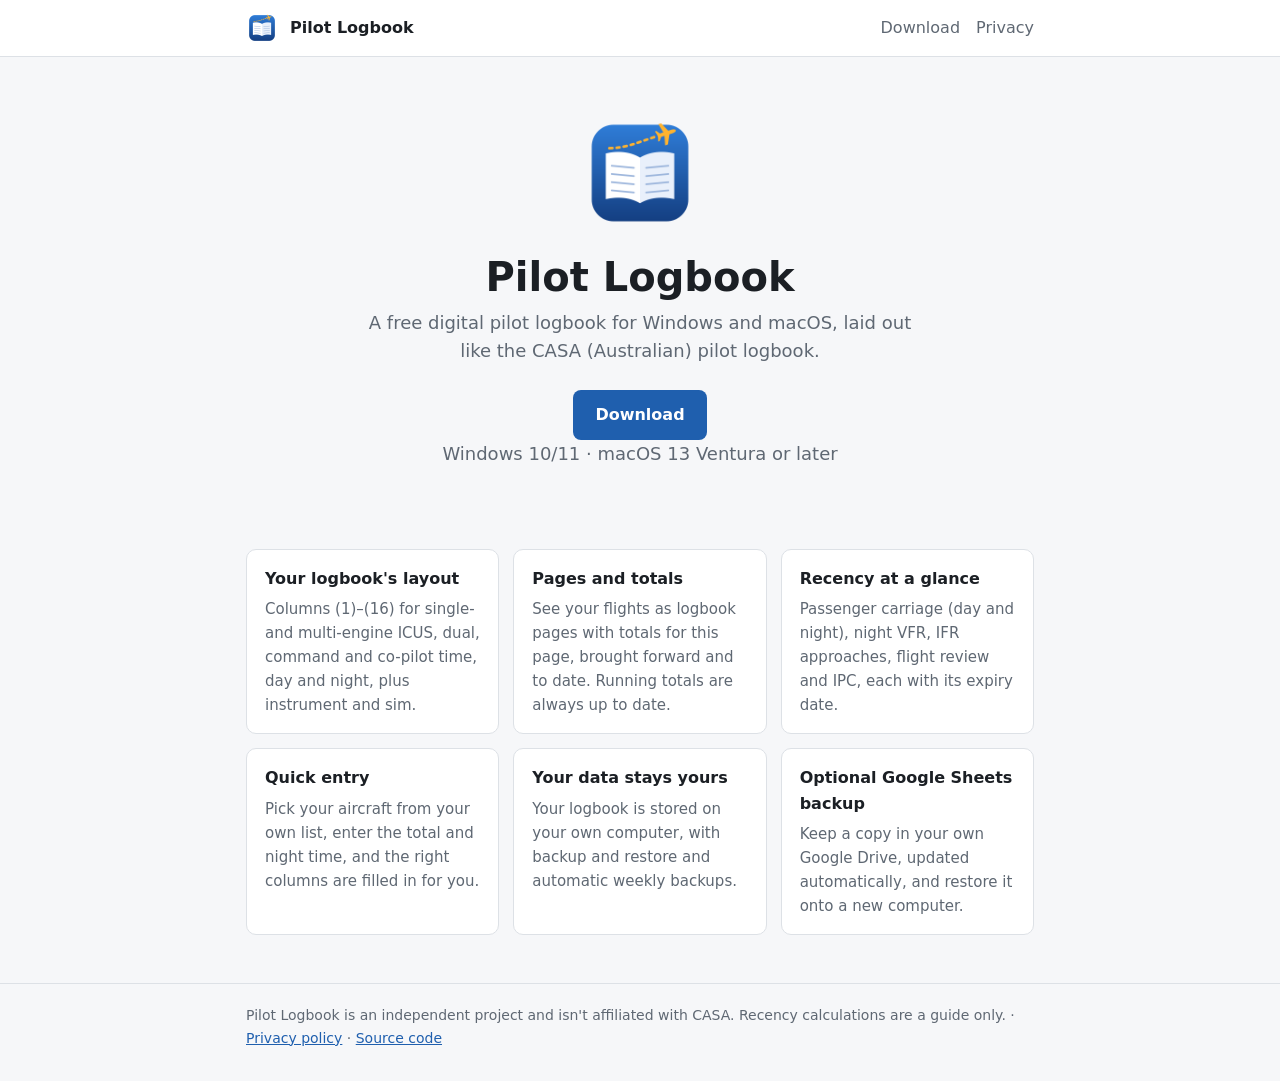
<file: index.html>
<!doctype html>
<html lang="en-AU">
<head>
  <meta charset="utf-8">
  <meta name="viewport" content="width=device-width, initial-scale=1">
  <title>Pilot Logbook</title>
  <meta name="description" content="A free digital pilot logbook for Windows and macOS, laid out like the CASA logbook.">
  <link rel="icon" href="icon.png">
  <link rel="stylesheet" href="style.css">
</head>
<body>
  <header class="site">
    <div class="wrap">
      <img src="icon.png" alt="">
      <a class="name" href="./">Pilot Logbook</a>
      <nav>
        <a href="https://github.com/Reith339/AusLogbooks/releases">Download</a>
        <a href="privacy.html">Privacy</a>
      </nav>
    </div>
  </header>

  <main class="wrap">
    <section class="hero">
      <img src="icon.png" alt="Pilot Logbook icon">
      <h1>Pilot Logbook</h1>
      <p>A free digital pilot logbook for Windows and macOS, laid out like the CASA (Australian) pilot logbook.</p>
      <a class="button" href="https://github.com/Reith339/AusLogbooks/releases">Download</a>
      <p class="small">Windows 10/11 · macOS 13 Ventura or later</p>
    </section>

    <section class="features">
      <div class="card">
        <h3>Your logbook's layout</h3>
        <p>Columns (1)–(16) for single- and multi-engine ICUS, dual, command and co-pilot time, day and night, plus instrument and sim.</p>
      </div>
      <div class="card">
        <h3>Pages and totals</h3>
        <p>See your flights as logbook pages with totals for this page, brought forward and to date. Running totals are always up to date.</p>
      </div>
      <div class="card">
        <h3>Recency at a glance</h3>
        <p>Passenger carriage (day and night), night VFR, IFR approaches, flight review and IPC, each with its expiry date.</p>
      </div>
      <div class="card">
        <h3>Quick entry</h3>
        <p>Pick your aircraft from your own list, enter the total and night time, and the right columns are filled in for you.</p>
      </div>
      <div class="card">
        <h3>Your data stays yours</h3>
        <p>Your logbook is stored on your own computer, with backup and restore and automatic weekly backups.</p>
      </div>
      <div class="card">
        <h3>Optional Google Sheets backup</h3>
        <p>Keep a copy in your own Google Drive, updated automatically, and restore it onto a new computer.</p>
      </div>
    </section>
  </main>

  <footer>
    <div class="wrap">
      Pilot Logbook is an independent project and isn't affiliated with CASA. Recency calculations are a guide
      only. · <a href="privacy.html">Privacy policy</a> ·
      <a href="https://github.com/Reith339/AusLogbooks">Source code</a>
    </div>
  </footer>
</body>
</html>
</file>
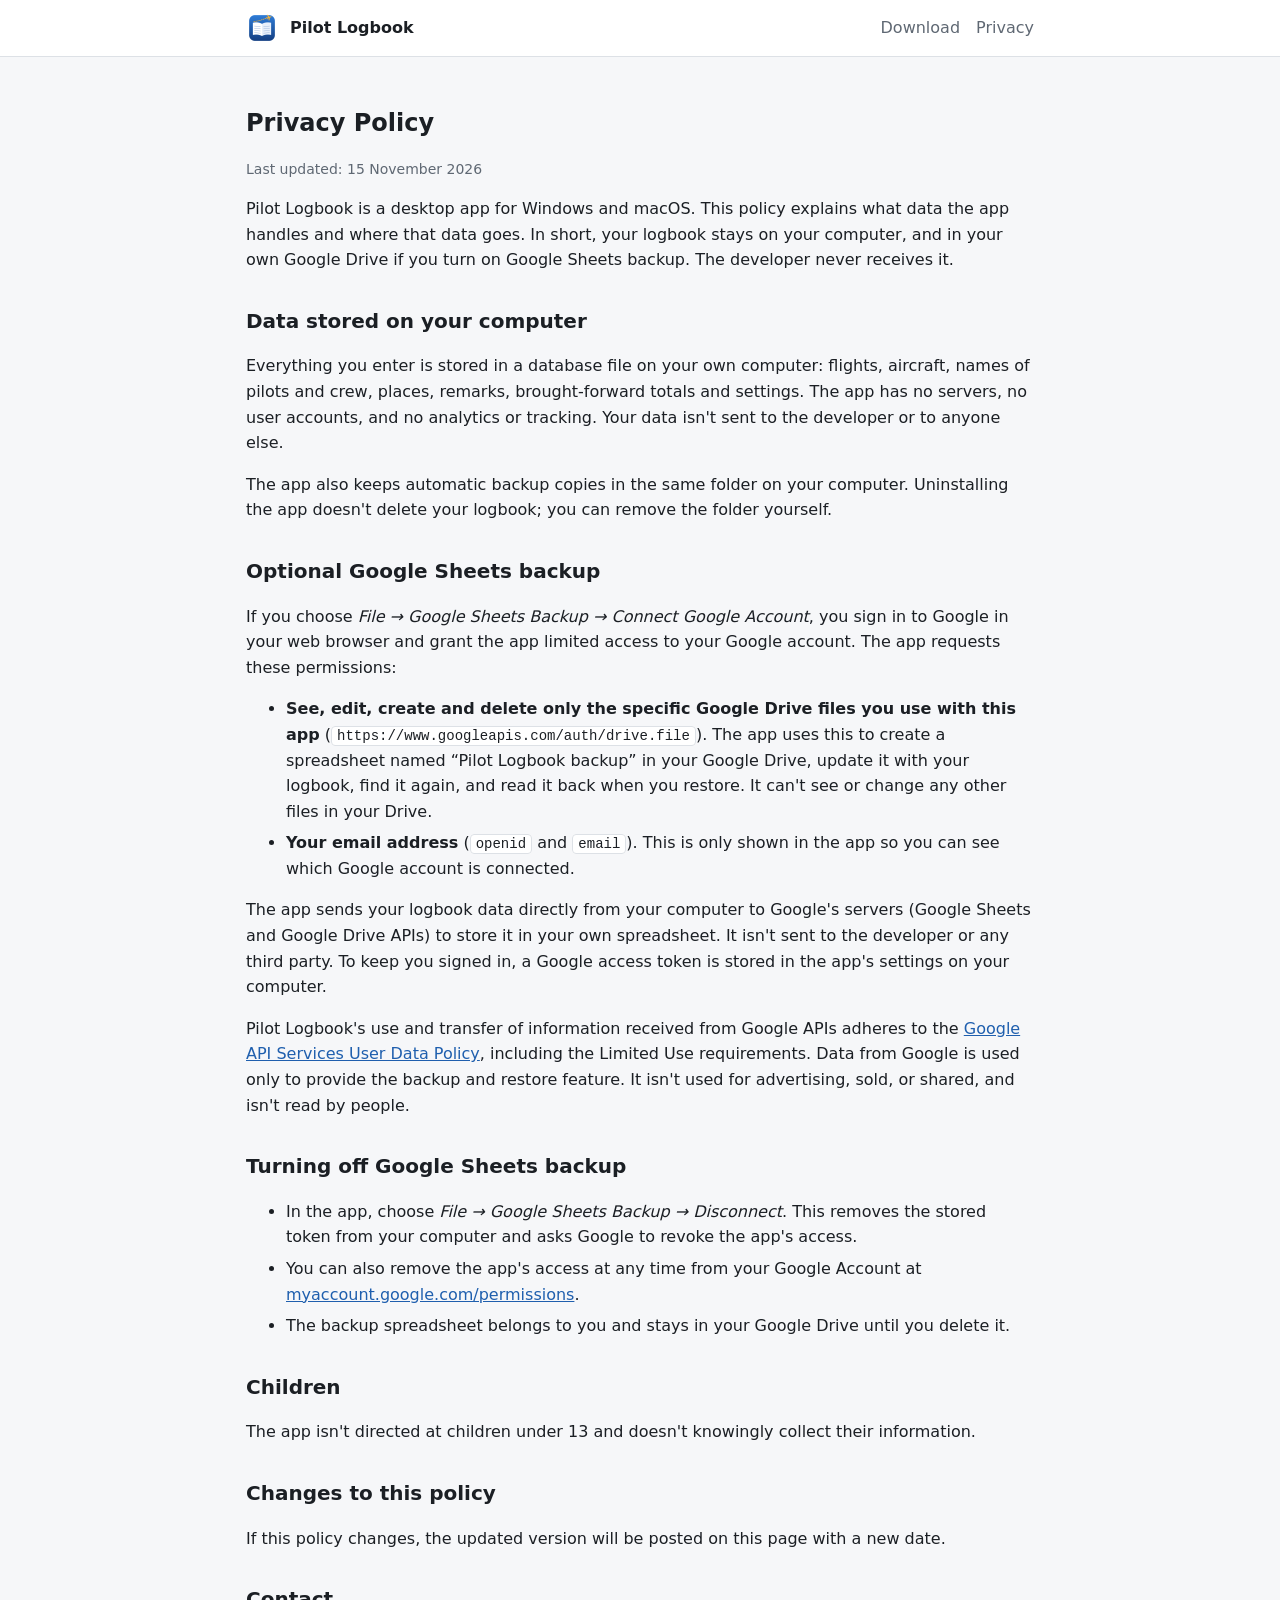
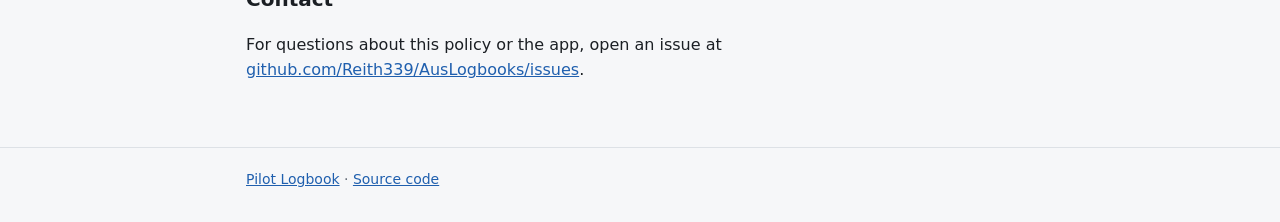
<file: privacy.html>
<!doctype html>
<html lang="en-AU">
<head>
  <meta charset="utf-8">
  <meta name="viewport" content="width=device-width, initial-scale=1">
  <title>Privacy Policy · Pilot Logbook</title>
  <meta name="description" content="How Pilot Logbook handles your data, including the optional Google Sheets backup.">
  <link rel="icon" href="icon.png">
  <link rel="stylesheet" href="style.css">
</head>
<body>
  <header class="site">
    <div class="wrap">
      <img src="icon.png" alt="">
      <a class="name" href="./">Pilot Logbook</a>
      <nav>
        <a href="https://github.com/Reith339/AusLogbooks/releases">Download</a>
        <a href="privacy.html">Privacy</a>
      </nav>
    </div>
  </header>

  <main class="wrap">
    <article>
      <h1>Privacy Policy</h1>
      <p class="small">Last updated: 15 November 2026</p>

      <p>Pilot Logbook is a desktop app for Windows and macOS. This policy explains what data the app handles
        and where that data goes. In short, your logbook stays on your computer, and in your own Google Drive
        if you turn on Google Sheets backup. The developer never receives it.</p>

      <h2>Data stored on your computer</h2>
      <p>Everything you enter is stored in a database file on your own computer: flights, aircraft, names of
        pilots and crew, places, remarks, brought-forward totals and settings. The app has no servers, no user
        accounts, and no analytics or tracking. Your data isn't sent to the developer or to anyone else.</p>
      <p>The app also keeps automatic backup copies in the same folder on your computer. Uninstalling the app
        doesn't delete your logbook; you can remove the folder yourself.</p>

      <h2>Optional Google Sheets backup</h2>
      <p>If you choose <em>File → Google Sheets Backup → Connect Google Account</em>, you sign in to Google in
        your web browser and grant the app limited access to your Google account. The app requests these
        permissions:</p>
      <ul>
        <li><strong>See, edit, create and delete only the specific Google Drive files you use with this app</strong>
          (<code>https://www.googleapis.com/auth/drive.file</code>). The app uses this to create a spreadsheet
          named “Pilot Logbook backup” in your Google Drive, update it with your logbook, find it again, and
          read it back when you restore. It can't see or change any other files in your Drive.</li>
        <li><strong>Your email address</strong> (<code>openid</code> and <code>email</code>). This is only
          shown in the app so you can see which Google account is connected.</li>
      </ul>
      <p>The app sends your logbook data directly from your computer to Google's servers (Google Sheets and
        Google Drive APIs) to store it in your own spreadsheet. It isn't sent to the developer or any third
        party. To keep you signed in, a Google access token is stored in the app's settings on your computer.</p>
      <p>Pilot Logbook's use and transfer of information received from Google APIs adheres to the
        <a href="https://developers.google.com/terms/api-services-user-data-policy">Google API Services User
        Data Policy</a>, including the Limited Use requirements. Data from Google is used only to provide the
        backup and restore feature. It isn't used for advertising, sold, or shared, and isn't read by people.</p>

      <h2>Turning off Google Sheets backup</h2>
      <ul>
        <li>In the app, choose <em>File → Google Sheets Backup → Disconnect</em>. This removes the stored token
          from your computer and asks Google to revoke the app's access.</li>
        <li>You can also remove the app's access at any time from your Google Account at
          <a href="https://myaccount.google.com/permissions">myaccount.google.com/permissions</a>.</li>
        <li>The backup spreadsheet belongs to you and stays in your Google Drive until you delete it.</li>
      </ul>

      <h2>Children</h2>
      <p>The app isn't directed at children under 13 and doesn't knowingly collect their information.</p>

      <h2>Changes to this policy</h2>
      <p>If this policy changes, the updated version will be posted on this page with a new date.</p>

      <h2>Contact</h2>
      <p>For questions about this policy or the app, open an issue at
        <a href="https://github.com/Reith339/AusLogbooks/issues">github.com/Reith339/AusLogbooks/issues</a>.</p>
    </article>
  </main>

  <footer>
    <div class="wrap">
      <a href="./">Pilot Logbook</a> · <a href="https://github.com/Reith339/AusLogbooks">Source code</a>
    </div>
  </footer>
</body>
</html>
</file>
<file: style.css>
:root {
  --bg: #f6f7f9;
  --surface: #ffffff;
  --text: #1b1f24;
  --muted: #5f6873;
  --border: #dde1e6;
  --accent: #1f5fae;
  --accent-text: #ffffff;
  color-scheme: light;
}

@media (prefers-color-scheme: dark) {
  :root {
    --bg: #15171a;
    --surface: #1d2024;
    --text: #e7eaee;
    --muted: #9aa3ad;
    --border: #30353c;
    --accent: #5b9be6;
    --accent-text: #0b1520;
    color-scheme: dark;
  }
}

* { box-sizing: border-box; }

body {
  margin: 0;
  background: var(--bg);
  color: var(--text);
  font-family: system-ui, -apple-system, "Segoe UI", Roboto, sans-serif;
  font-size: 16px;
  line-height: 1.6;
}

a { color: var(--accent); }

.wrap {
  max-width: 820px;
  margin: 0 auto;
  padding: 0 16px;
}

header.site {
  border-bottom: 1px solid var(--border);
  background: var(--surface);
}
header.site .wrap {
  display: flex;
  align-items: center;
  gap: 12px;
  padding-top: 12px;
  padding-bottom: 12px;
}
header.site img { width: 32px; height: 32px; }
header.site .name { font-weight: 700; color: var(--text); text-decoration: none; }
header.site nav { margin-left: auto; display: flex; gap: 16px; }
header.site nav a { color: var(--muted); text-decoration: none; }
header.site nav a:hover { color: var(--text); }

.hero {
  text-align: center;
  padding: 56px 0 32px;
}
.hero img { width: 120px; height: 120px; }
.hero h1 { font-size: clamp(28px, 6vw, 40px); margin: 12px 0 8px; line-height: 1.2; }
.hero p { color: var(--muted); font-size: 18px; margin: 0 auto 24px; max-width: 560px; }

.button {
  display: inline-block;
  background: var(--accent);
  color: var(--accent-text);
  padding: 12px 22px;
  border-radius: 8px;
  font-weight: 600;
  text-decoration: none;
}
.button:hover { filter: brightness(1.08); }
.small { font-size: 14px; color: var(--muted); }

.features {
  display: grid;
  grid-template-columns: repeat(auto-fit, minmax(230px, 1fr));
  gap: 14px;
  margin: 24px 0 48px;
}
.card {
  background: var(--surface);
  border: 1px solid var(--border);
  border-radius: 10px;
  padding: 16px 18px;
}
.card h3 { margin: 0 0 6px; font-size: 16px; }
.card p { margin: 0; color: var(--muted); font-size: 15px; }

article { padding: 32px 0 48px; }
article h1 { line-height: 1.2; }
article h2 { margin-top: 32px; font-size: 20px; }
article li { margin-bottom: 6px; }
code {
  background: var(--surface);
  border: 1px solid var(--border);
  border-radius: 4px;
  padding: 1px 5px;
  font-size: 14px;
  overflow-wrap: anywhere;
}

footer {
  border-top: 1px solid var(--border);
  color: var(--muted);
  font-size: 14px;
  padding: 20px 0 32px;
}
</file>
